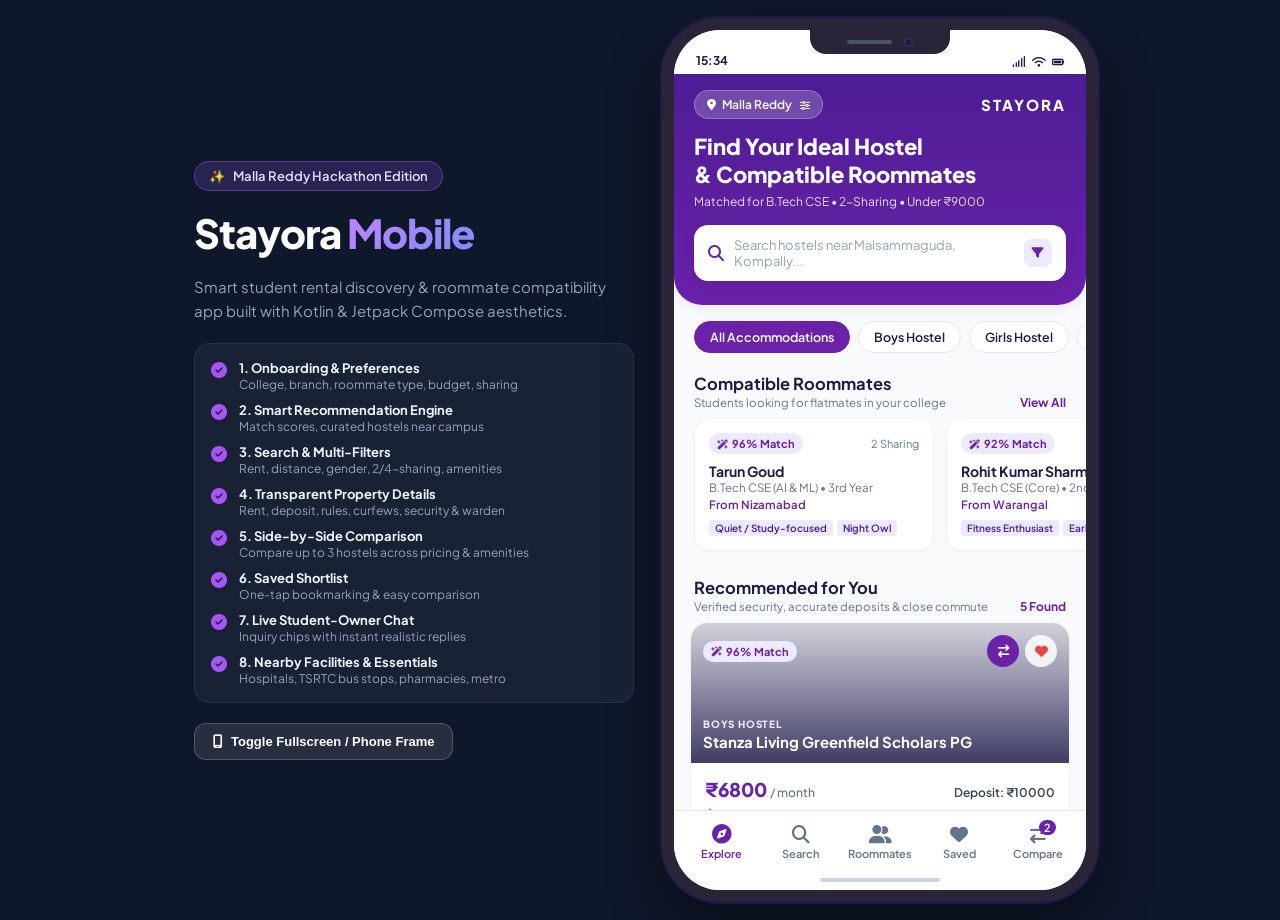
<file: preview/mobile_simulator.html>
<!DOCTYPE html>
<html lang="en">
<head>
  <meta charset="UTF-8">
  <meta name="viewport" content="width=device-width, initial-scale=1.0, maximum-scale=1.0, user-scalable=no">
  <title>Stayora — Student Rental & Roommate Discovery App</title>
  <link rel="preconnect" href="https://fonts.googleapis.com">
  <link rel="preconnect" href="https://fonts.gstatic.com" crossorigin>
  <link href="https://fonts.googleapis.com/css2?family=Plus+Jakarta+Sans:wght@400;500;600;700;800&display=swap" rel="stylesheet">
  <link rel="stylesheet" href="styles.css">
  <link rel="stylesheet" href="https://cdnjs.cloudflare.com/ajax/libs/font-awesome/6.4.0/css/all.min.css">
</head>
<body>

  <div class="desktop-wrapper">
    <!-- Desktop Left Showcase Panel -->
    <aside class="showcase-sidebar">
      <div class="brand-pill">
        <span class="sparkle">✨</span> Malla Reddy Hackathon Edition
      </div>
      <h1 class="hero-title">Stayora <span>Mobile</span></h1>
      <p class="hero-desc">
        Smart student rental discovery & roommate compatibility app built with Kotlin & Jetpack Compose aesthetics.
      </p>

      <div class="features-checklist">
        <div class="check-item active">
          <i class="fa-solid fa-circle-check"></i>
          <div>
            <strong>1. Onboarding & Preferences</strong>
            <span>College, branch, roommate type, budget, sharing</span>
          </div>
        </div>
        <div class="check-item active">
          <i class="fa-solid fa-circle-check"></i>
          <div>
            <strong>2. Smart Recommendation Engine</strong>
            <span>Match scores, curated hostels near campus</span>
          </div>
        </div>
        <div class="check-item active">
          <i class="fa-solid fa-circle-check"></i>
          <div>
            <strong>3. Search & Multi-Filters</strong>
            <span>Rent, distance, gender, 2/4-sharing, amenities</span>
          </div>
        </div>
        <div class="check-item active">
          <i class="fa-solid fa-circle-check"></i>
          <div>
            <strong>4. Transparent Property Details</strong>
            <span>Rent, deposit, rules, curfews, security & warden</span>
          </div>
        </div>
        <div class="check-item active">
          <i class="fa-solid fa-circle-check"></i>
          <div>
            <strong>5. Side-by-Side Comparison</strong>
            <span>Compare up to 3 hostels across pricing & amenities</span>
          </div>
        </div>
        <div class="check-item active">
          <i class="fa-solid fa-circle-check"></i>
          <div>
            <strong>6. Saved Shortlist</strong>
            <span>One-tap bookmarking & easy comparison</span>
          </div>
        </div>
        <div class="check-item active">
          <i class="fa-solid fa-circle-check"></i>
          <div>
            <strong>7. Live Student-Owner Chat</strong>
            <span>Inquiry chips with instant realistic replies</span>
          </div>
        </div>
        <div class="check-item active">
          <i class="fa-solid fa-circle-check"></i>
          <div>
            <strong>8. Nearby Facilities & Essentials</strong>
            <span>Hospitals, TSRTC bus stops, pharmacies, metro</span>
          </div>
        </div>
      </div>

      <div class="sidebar-footer">
        <button id="toggle-frame-btn" class="secondary-btn">
          <i class="fa-solid fa-mobile-screen"></i> Toggle Fullscreen / Phone Frame
        </button>
      </div>
    </aside>

    <!-- Mobile Device Simulator Frame -->
    <main class="device-container" id="device-container">
      <div class="mobile-frame">
        <!-- Phone Speaker & Camera Notch -->
        <div class="device-notch">
          <div class="speaker"></div>
          <div class="camera"></div>
        </div>

        <!-- Phone Status Bar -->
        <div class="status-bar">
          <span class="status-time" id="status-clock">09:41</span>
          <div class="status-icons">
            <i class="fa-solid fa-signal"></i>
            <i class="fa-solid fa-wifi"></i>
            <i class="fa-solid fa-battery-full"></i>
          </div>
        </div>

        <!-- App View Container -->
        <div class="app-screen-viewport" id="app-viewport">
          <!-- Views rendered by app.js:
               - Onboarding View
               - Home View
               - Search View
               - Property Detail View
               - Compare View
               - Favorites View
               - Chat View
               - Nearby Facilities View
               - Roommates View
          -->
        </div>

        <!-- Android Navigation Bar (Bottom) -->
        <nav class="bottom-nav-bar" id="bottom-nav-bar">
          <button class="nav-tab active" data-tab="home">
            <i class="fa-solid fa-compass"></i>
            <span>Explore</span>
          </button>
          <button class="nav-tab" data-tab="search">
            <i class="fa-solid fa-magnifying-glass"></i>
            <span>Search</span>
          </button>
          <button class="nav-tab" data-tab="roommates">
            <i class="fa-solid fa-user-group"></i>
            <span>Roommates</span>
          </button>
          <button class="nav-tab" data-tab="favorites">
            <i class="fa-solid fa-heart"></i>
            <span>Saved</span>
          </button>
          <button class="nav-tab" data-tab="compare">
            <div class="icon-badge-wrapper">
              <i class="fa-solid fa-arrow-right-arrow-left"></i>
              <span class="badge" id="compare-badge" style="display: none;">0</span>
            </div>
            <span>Compare</span>
          </button>
        </nav>

        <!-- Home Indicator bar -->
        <div class="home-indicator"></div>
      </div>
    </main>
  </div>

  <!-- Toast Notification Container -->
  <div id="toast-container" class="toast-container"></div>

  <script src="app.js"></script>
</body>
</html>
</file>
<file: preview/styles.css>
:root {
  --purple-dark: #4C1D95;
  --purple-primary: #6B21A8;
  --purple-medium: #7E22CE;
  --purple-accent: #8B5CF6;
  --purple-light: #A855F7;
  --purple-soft: #C084FC;
  --purple-tint: #EDE9FE;
  --purple-surface: #F5F3FF;
  --purple-card-bg: #FAF5FF;
  
  --charcoal-dark: #1E1B4B;
  --charcoal-medium: #334155;
  --charcoal-light: #64748B;
  --border-subtle: #E2E8F0;
  --white: #FFFFFF;
  --gray-ultra-light: #F8FAFC;
  --gray-muted: #94A3B8;

  --verified-green: #10B981;
  --verified-green-bg: #ECFDF5;
  --star-gold: #F59E0B;
  --star-gold-bg: #FFFBEB;
  --coral-badge: #EF4444;
  --coral-badge-bg: #FEF2F2;
  --electric-blue: #3B82F6;
  --electric-blue-bg: #EFF6FF;

  --font-main: 'Plus Jakarta Sans', -apple-system, BlinkMacSystemFont, "Segoe UI", Roboto, sans-serif;
  --shadow-sm: 0 1px 3px rgba(30, 27, 75, 0.05);
  --shadow-md: 0 4px 12px rgba(107, 33, 168, 0.08);
  --shadow-lg: 0 10px 25px rgba(107, 33, 168, 0.14);
}

* {
  box-sizing: border-box;
  margin: 0;
  padding: 0;
  -webkit-tap-highlight-color: transparent;
}

body {
  font-family: var(--font-main);
  background: #0F172A;
  color: var(--charcoal-dark);
  min-height: 100vh;
  display: flex;
  align-items: center;
  justify-content: center;
  overflow-x: hidden;
}

/* Desktop layout container */
.desktop-wrapper {
  display: flex;
  align-items: center;
  justify-content: center;
  gap: 40px;
  width: 100%;
  max-width: 1300px;
  padding: 30px 20px;
  min-height: 100vh;
}

/* Sidebar showcase info */
.showcase-sidebar {
  flex: 1;
  max-width: 440px;
  color: #F8FAFC;
  display: flex;
  flex-direction: column;
  gap: 20px;
}

.brand-pill {
  display: inline-flex;
  align-items: center;
  gap: 8px;
  background: rgba(139, 92, 246, 0.2);
  border: 1px solid rgba(168, 85, 247, 0.4);
  color: #E9D5FF;
  padding: 6px 14px;
  border-radius: 20px;
  font-size: 13px;
  font-weight: 600;
  width: fit-content;
}

.hero-title {
  font-size: 40px;
  font-weight: 800;
  letter-spacing: -1px;
  line-height: 1.1;
  color: #FFFFFF;
}

.hero-title span {
  background: linear-gradient(135deg, #C084FC, #818CF8);
  -webkit-background-clip: text;
  background-clip: text;
  -webkit-text-fill-color: transparent;
}

.hero-desc {
  font-size: 15px;
  line-height: 1.6;
  color: #94A3B8;
}

.features-checklist {
  display: flex;
  flex-direction: column;
  gap: 10px;
  background: rgba(30, 41, 59, 0.7);
  border: 1px solid rgba(255, 255, 255, 0.08);
  border-radius: 16px;
  padding: 16px;
  backdrop-filter: blur(10px);
}

.check-item {
  display: flex;
  align-items: flex-start;
  gap: 12px;
  font-size: 13px;
}

.check-item i {
  color: #A855F7;
  font-size: 16px;
  margin-top: 2px;
}

.check-item strong {
  display: block;
  color: #F1F5F9;
  font-size: 13px;
}

.check-item span {
  color: #94A3B8;
  font-size: 12px;
}

.secondary-btn {
  background: rgba(255, 255, 255, 0.1);
  color: #FFFFFF;
  border: 1px solid rgba(255, 255, 255, 0.2);
  padding: 10px 18px;
  border-radius: 12px;
  font-weight: 600;
  font-size: 13px;
  cursor: pointer;
  display: inline-flex;
  align-items: center;
  gap: 8px;
  transition: all 0.2s ease;
}

.secondary-btn:hover {
  background: rgba(255, 255, 255, 0.2);
  transform: translateY(-1px);
}

/* Mobile Frame Mockup */
.device-container {
  display: flex;
  justify-content: center;
  align-items: center;
}

.mobile-frame {
  width: 412px;
  height: 860px;
  background: #FFFFFF;
  border-radius: 46px;
  box-shadow: 0 0 0 12px #2A2438, 0 0 0 14px #1E1B4B, 0 25px 60px rgba(0, 0, 0, 0.6);
  position: relative;
  display: flex;
  flex-direction: column;
  overflow: hidden;
}

/* Notch & Sensors */
.device-notch {
  position: absolute;
  top: 0;
  left: 50%;
  transform: translateX(-50%);
  width: 140px;
  height: 24px;
  background: #2A2438;
  border-bottom-left-radius: 16px;
  border-bottom-right-radius: 16px;
  z-index: 100;
  display: flex;
  align-items: center;
  justify-content: center;
  gap: 12px;
}

.device-notch .speaker {
  width: 45px;
  height: 4px;
  background: #475569;
  border-radius: 2px;
}

.device-notch .camera {
  width: 9px;
  height: 9px;
  background: #1e1b4b;
  border: 1.5px solid #334155;
  border-radius: 50%;
}

/* Phone Status Bar */
.status-bar {
  height: 44px;
  padding: 0 22px;
  display: flex;
  align-items: flex-end;
  justify-content: space-between;
  padding-bottom: 6px;
  font-size: 12px;
  font-weight: 700;
  color: #1E1B4B;
  background: #FFFFFF;
  z-index: 90;
  transition: color 0.3s;
}

.status-bar.dark-tint {
  background: var(--purple-dark);
  color: #FFFFFF;
}

.status-icons {
  display: flex;
  align-items: center;
  gap: 6px;
  font-size: 11px;
}

/* Screen Viewport */
.app-screen-viewport {
  flex: 1;
  overflow-y: auto;
  overflow-x: hidden;
  position: relative;
  background: var(--gray-ultra-light);
  -webkit-overflow-scrolling: touch;
}

.app-screen-viewport::-webkit-scrollbar {
  width: 4px;
}
.app-screen-viewport::-webkit-scrollbar-thumb {
  background: #CBD5E1;
  border-radius: 4px;
}

/* Bottom Navigation Bar */
.bottom-nav-bar {
  height: 64px;
  background: #FFFFFF;
  border-top: 1px solid var(--border-subtle);
  display: flex;
  align-items: center;
  justify-content: space-around;
  padding: 0 8px;
  z-index: 80;
}

.nav-tab {
  background: none;
  border: none;
  display: flex;
  flex-direction: column;
  align-items: center;
  justify-content: center;
  gap: 3px;
  color: var(--charcoal-light);
  cursor: pointer;
  flex: 1;
  padding: 6px 0;
  font-family: inherit;
  transition: all 0.2s;
}

.nav-tab i {
  font-size: 18px;
}

.nav-tab span {
  font-size: 11px;
  font-weight: 600;
}

.nav-tab.active {
  color: var(--purple-primary);
}

.nav-tab.active i {
  color: var(--purple-primary);
  transform: scale(1.08);
}

.icon-badge-wrapper {
  position: relative;
}

.badge {
  position: absolute;
  top: -6px;
  right: -10px;
  background: var(--purple-primary);
  color: #FFFFFF;
  font-size: 10px;
  font-weight: 700;
  padding: 1px 5px;
  border-radius: 10px;
}

/* Home Indicator Bar */
.home-indicator {
  height: 16px;
  background: #FFFFFF;
  display: flex;
  align-items: center;
  justify-content: center;
  padding-bottom: 4px;
}

.home-indicator::after {
  content: '';
  width: 120px;
  height: 4px;
  background: #CBD5E1;
  border-radius: 4px;
}

/* =========================================================
   COMMON UI ELEMENTS (PURPLE & WHITE JETPACK COMPOSE STYLES)
   ========================================================= */

.app-header-hero {
  background: linear-gradient(180deg, var(--purple-dark) 0%, var(--purple-primary) 100%);
  color: #FFFFFF;
  padding: 16px 20px 24px;
  border-bottom-left-radius: 28px;
  border-bottom-right-radius: 28px;
  box-shadow: var(--shadow-md);
}

.hero-top-row {
  display: flex;
  justify-content: space-between;
  align-items: center;
  margin-bottom: 14px;
}

.campus-pill {
  display: inline-flex;
  align-items: center;
  gap: 6px;
  background: rgba(255, 255, 255, 0.2);
  border: 1px solid rgba(255, 255, 255, 0.25);
  color: #FFFFFF;
  padding: 6px 12px;
  border-radius: 20px;
  font-size: 12px;
  font-weight: 600;
  cursor: pointer;
  transition: background 0.2s;
}

.campus-pill:hover {
  background: rgba(255, 255, 255, 0.3);
}

.app-brand-title {
  font-size: 15px;
  font-weight: 800;
  letter-spacing: 2px;
  color: #FFFFFF;
}

.hero-headline {
  font-size: 22px;
  font-weight: 800;
  line-height: 1.25;
  margin-bottom: 6px;
}

.hero-subheadline {
  font-size: 12px;
  color: var(--purple-tint);
  opacity: 0.95;
  margin-bottom: 16px;
}

.search-trigger-box {
  background: #FFFFFF;
  border-radius: 14px;
  padding: 12px 14px;
  display: flex;
  align-items: center;
  gap: 10px;
  cursor: pointer;
  box-shadow: 0 4px 15px rgba(0, 0, 0, 0.08);
}

.search-trigger-box i.fa-magnifying-glass {
  color: var(--purple-primary);
  font-size: 16px;
}

.search-trigger-box .placeholder-text {
  flex: 1;
  font-size: 13px;
  color: var(--gray-muted);
}

.search-trigger-box .filter-icon-btn {
  background: var(--purple-tint);
  color: var(--purple-primary);
  width: 28px;
  height: 28px;
  border-radius: 8px;
  display: flex;
  align-items: center;
  justify-content: center;
  font-size: 12px;
}

/* Category Chips */
.category-chips-row {
  display: flex;
  gap: 8px;
  padding: 16px 20px 4px;
  overflow-x: auto;
}

.category-chips-row::-webkit-scrollbar {
  display: none;
}

.cat-chip {
  padding: 7px 15px;
  border-radius: 20px;
  background: #FFFFFF;
  border: 1px solid var(--border-subtle);
  font-size: 12.5px;
  font-weight: 600;
  color: var(--charcoal-dark);
  white-space: nowrap;
  cursor: pointer;
  transition: all 0.2s;
}

.cat-chip.active {
  background: var(--purple-primary);
  color: #FFFFFF;
  border-color: var(--purple-primary);
}

/* Section Title & Subtitle */
.section-header {
  padding: 16px 20px 8px;
  display: flex;
  justify-content: space-between;
  align-items: flex-end;
}

.section-header h3 {
  font-size: 16.5px;
  font-weight: 700;
  color: var(--charcoal-dark);
}

.section-header p {
  font-size: 11.5px;
  color: var(--charcoal-light);
  margin-top: 1px;
}

.section-link {
  font-size: 12px;
  font-weight: 700;
  color: var(--purple-primary);
  text-decoration: none;
  cursor: pointer;
}

/* Property Cards */
.property-list {
  padding: 0 16px 20px;
  display: flex;
  flex-direction: column;
  gap: 14px;
}

.property-card {
  background: #FFFFFF;
  border-radius: 18px;
  overflow: hidden;
  box-shadow: var(--shadow-sm);
  border: 1px solid #F1F5F9;
  cursor: pointer;
  transition: transform 0.2s, box-shadow 0.2s;
}

.property-card:hover {
  transform: translateY(-2px);
  box-shadow: var(--shadow-md);
}

.card-hero-banner {
  height: 140px;
  position: relative;
  background-size: cover;
  background-position: center;
  display: flex;
  flex-direction: column;
  justify-content: space-between;
  padding: 12px;
}

.card-hero-overlay {
  position: absolute;
  inset: 0;
  background: linear-gradient(180deg, rgba(30, 27, 75, 0.2) 0%, rgba(30, 27, 75, 0.85) 100%);
}

.card-hero-top {
  position: relative;
  z-index: 2;
  display: flex;
  justify-content: space-between;
  align-items: center;
}

.card-hero-bottom {
  position: relative;
  z-index: 2;
}

.property-type-tag {
  font-size: 10px;
  font-weight: 800;
  letter-spacing: 0.8px;
  text-transform: uppercase;
  color: var(--purple-tint);
}

.property-title-text {
  font-size: 15px;
  font-weight: 700;
  color: #FFFFFF;
  white-space: nowrap;
  overflow: hidden;
  text-overflow: ellipsis;
}

/* Compatibility Pill */
.compat-badge {
  display: inline-flex;
  align-items: center;
  gap: 4px;
  background: var(--purple-tint);
  color: var(--purple-primary);
  padding: 4px 8px;
  border-radius: 12px;
  font-size: 11px;
  font-weight: 700;
}

.compat-badge i {
  font-size: 10px;
}

/* Action Circle Buttons */
.action-circle-btn {
  width: 32px;
  height: 32px;
  border-radius: 50%;
  background: rgba(255, 255, 255, 0.85);
  border: none;
  display: flex;
  align-items: center;
  justify-content: center;
  cursor: pointer;
  color: var(--charcoal-dark);
  font-size: 13px;
  transition: all 0.2s;
}

.action-circle-btn.favorite.active {
  color: var(--coral-badge);
}

.action-circle-btn.compare.active {
  background: var(--purple-primary);
  color: #FFFFFF;
}

/* Card Body */
.card-content-body {
  padding: 14px;
}

.card-rent-row {
  display: flex;
  justify-content: space-between;
  align-items: baseline;
  margin-bottom: 6px;
}

.rent-highlight {
  font-size: 19px;
  font-weight: 800;
  color: var(--purple-primary);
}

.rent-highlight span {
  font-size: 12px;
  font-weight: 500;
  color: var(--charcoal-light);
}

.deposit-snippet {
  font-size: 12px;
  color: var(--charcoal-medium);
  font-weight: 600;
}

.commute-snippet {
  display: flex;
  align-items: center;
  gap: 5px;
  font-size: 12.5px;
  font-weight: 600;
  color: var(--charcoal-medium);
  margin-bottom: 4px;
}

.commute-snippet i {
  color: var(--electric-blue);
  font-size: 13px;
}

.address-snippet {
  font-size: 12px;
  color: var(--charcoal-light);
  white-space: nowrap;
  overflow: hidden;
  text-overflow: ellipsis;
  margin-bottom: 10px;
}

.sharing-chips-row {
  display: flex;
  gap: 6px;
  margin-bottom: 8px;
}

.sharing-pill {
  background: var(--purple-tint);
  color: var(--purple-dark);
  padding: 3px 8px;
  border-radius: 6px;
  font-size: 11px;
  font-weight: 600;
}

.amenity-chips-row {
  display: flex;
  gap: 6px;
  flex-wrap: wrap;
  margin-bottom: 10px;
}

.amenity-chip {
  display: inline-flex;
  align-items: center;
  gap: 4px;
  background: #F8FAFC;
  border: 1px solid var(--border-subtle);
  color: var(--charcoal-dark);
  padding: 4px 8px;
  border-radius: 6px;
  font-size: 11px;
  font-weight: 500;
}

.amenity-chip i {
  font-size: 11px;
  color: var(--purple-primary);
}

.card-footer-row {
  display: flex;
  justify-content: space-between;
  align-items: center;
  padding-top: 8px;
  border-top: 1px solid #F1F5F9;
}

.rating-badge {
  display: flex;
  align-items: center;
  gap: 4px;
  font-size: 12.5px;
  font-weight: 700;
  color: var(--charcoal-dark);
}

.rating-badge i {
  color: var(--star-gold);
}

.rating-badge span {
  font-size: 11px;
  font-weight: 500;
  color: var(--charcoal-light);
}

.verified-badge {
  display: inline-flex;
  align-items: center;
  gap: 4px;
  background: var(--verified-green-bg);
  color: var(--verified-green);
  padding: 3px 7px;
  border-radius: 6px;
  font-size: 11px;
  font-weight: 700;
}

/* Roommate Carousel Cards */
.roommate-carousel {
  display: flex;
  gap: 12px;
  padding: 0 20px 10px;
  overflow-x: auto;
}

.roommate-carousel::-webkit-scrollbar {
  display: none;
}

.roommate-card {
  min-width: 240px;
  background: #FFFFFF;
  border-radius: 16px;
  padding: 14px;
  box-shadow: var(--shadow-sm);
  border: 1px solid #F1F5F9;
  cursor: pointer;
}

.roommate-top {
  display: flex;
  justify-content: space-between;
  align-items: center;
  margin-bottom: 8px;
}

.roommate-name {
  font-size: 14px;
  font-weight: 700;
  color: var(--charcoal-dark);
}

.roommate-meta {
  font-size: 11.5px;
  color: var(--charcoal-light);
  margin-bottom: 2px;
}

.roommate-origin {
  font-size: 11.5px;
  color: var(--purple-primary);
  font-weight: 600;
  margin-bottom: 8px;
}

.roommate-traits {
  display: flex;
  gap: 4px;
  flex-wrap: wrap;
}

.trait-pill {
  background: var(--purple-tint);
  color: var(--purple-dark);
  font-size: 10px;
  padding: 2px 6px;
  border-radius: 4px;
  font-weight: 600;
}

/* =========================================================
   ONBOARDING FORM WIZARD
   ========================================================= */

.wizard-container {
  padding: 20px;
  display: flex;
  flex-direction: column;
  gap: 18px;
}

.wizard-header {
  margin-bottom: 8px;
}

.wizard-stepper {
  display: flex;
  gap: 8px;
  margin: 10px 0 16px;
}

.stepper-segment {
  flex: 1;
  height: 5px;
  border-radius: 3px;
  background: var(--purple-tint);
  transition: background 0.3s;
}

.stepper-segment.active {
  background: var(--purple-primary);
}

.form-group-card {
  background: #FFFFFF;
  border-radius: 16px;
  padding: 16px;
  border: 1px solid var(--border-subtle);
  display: flex;
  flex-direction: column;
  gap: 10px;
}

.form-group-card label {
  font-size: 13.5px;
  font-weight: 700;
  color: var(--charcoal-dark);
}

.radio-option-item {
  display: flex;
  align-items: center;
  gap: 10px;
  padding: 10px 12px;
  border-radius: 10px;
  background: #F8FAFC;
  cursor: pointer;
  font-size: 13px;
  transition: all 0.2s;
}

.radio-option-item.selected {
  background: var(--purple-tint);
  font-weight: 700;
  color: var(--purple-dark);
}

.slider-container {
  display: flex;
  flex-direction: column;
  gap: 8px;
}

.slider-val-display {
  display: flex;
  justify-content: space-between;
  font-size: 13px;
  font-weight: 700;
}

.slider-val-display span.val {
  color: var(--purple-primary);
}

input[type="range"] {
  accent-color: var(--purple-primary);
  width: 100%;
  cursor: pointer;
}

.wizard-footer-buttons {
  display: flex;
  justify-content: space-between;
  margin-top: 10px;
}

.btn-primary {
  background: var(--purple-primary);
  color: #FFFFFF;
  border: none;
  padding: 12px 24px;
  border-radius: 12px;
  font-weight: 700;
  font-size: 14px;
  cursor: pointer;
  display: inline-flex;
  align-items: center;
  gap: 8px;
}

.btn-secondary {
  background: #FFFFFF;
  color: var(--purple-dark);
  border: 1px solid var(--border-subtle);
  padding: 12px 18px;
  border-radius: 12px;
  font-weight: 600;
  font-size: 14px;
  cursor: pointer;
}

/* =========================================================
   SEARCH & FILTERS SCREEN & MODAL
   ========================================================= */

.search-header-bar {
  background: #FFFFFF;
  padding: 12px 16px;
  border-bottom: 1px solid var(--border-subtle);
  display: flex;
  align-items: center;
  gap: 10px;
}

.back-btn {
  background: none;
  border: none;
  font-size: 18px;
  color: var(--charcoal-dark);
  cursor: pointer;
  padding: 6px;
}

.search-input-field {
  flex: 1;
  border: 1px solid var(--border-subtle);
  border-radius: 12px;
  padding: 10px 14px;
  font-size: 13.5px;
  font-family: inherit;
  outline: none;
}

.search-input-field:focus {
  border-color: var(--purple-primary);
}

.filter-trigger-btn {
  background: var(--purple-tint);
  border: none;
  color: var(--purple-primary);
  width: 40px;
  height: 40px;
  border-radius: 12px;
  cursor: pointer;
  position: relative;
  display: flex;
  align-items: center;
  justify-content: center;
}

.filter-modal-backdrop {
  position: absolute;
  inset: 0;
  background: rgba(15, 23, 42, 0.6);
  z-index: 150;
  display: flex;
  flex-direction: column;
  justify-content: flex-end;
  animation: fadeIn 0.2s;
}

.filter-modal-sheet {
  background: #FFFFFF;
  border-top-left-radius: 24px;
  border-top-right-radius: 24px;
  max-height: 85%;
  overflow-y: auto;
  padding: 20px;
  display: flex;
  flex-direction: column;
  gap: 18px;
  animation: slideUp 0.25s cubic-bezier(0.16, 1, 0.3, 1);
}

@keyframes slideUp {
  from { transform: translateY(100%); }
  to { transform: translateY(0); }
}

@keyframes fadeIn {
  from { opacity: 0; }
  to { opacity: 1; }
}

/* =========================================================
   PROPERTY DETAIL SCREEN
   ========================================================= */

.detail-hero-box {
  height: 250px;
  position: relative;
  background-size: cover;
  background-position: center;
}

.detail-nav-actions {
  position: absolute;
  top: 14px;
  left: 14px;
  right: 14px;
  display: flex;
  justify-content: space-between;
  z-index: 5;
}

.circle-nav-btn {
  width: 38px;
  height: 38px;
  border-radius: 50%;
  background: rgba(255, 255, 255, 0.9);
  border: none;
  display: flex;
  align-items: center;
  justify-content: center;
  cursor: pointer;
  color: var(--charcoal-dark);
  font-size: 15px;
}

.detail-hero-info {
  position: absolute;
  bottom: 0;
  left: 0;
  right: 0;
  padding: 20px;
  background: linear-gradient(180deg, transparent 0%, rgba(30, 27, 75, 0.9) 100%);
  color: #FFFFFF;
}

.detail-body-container {
  padding: 16px 20px 80px;
  display: flex;
  flex-direction: column;
  gap: 16px;
}

.detail-card {
  background: #FFFFFF;
  border-radius: 16px;
  padding: 16px;
  border: 1px solid var(--border-subtle);
}

.detail-card h4 {
  font-size: 14.5px;
  font-weight: 700;
  margin-bottom: 10px;
  color: var(--charcoal-dark);
}

.sharing-table-row {
  display: flex;
  justify-content: space-between;
  align-items: center;
  padding: 10px;
  background: #F8FAFC;
  border: 1px solid var(--border-subtle);
  border-radius: 10px;
  margin-bottom: 6px;
}

.curfew-timing-banner {
  background: var(--purple-tint);
  color: var(--purple-dark);
  padding: 10px 14px;
  border-radius: 10px;
  font-size: 12.5px;
  font-weight: 600;
  display: flex;
  align-items: center;
  gap: 8px;
  margin-bottom: 10px;
}

.bullet-rule-item {
  display: flex;
  align-items: center;
  gap: 8px;
  font-size: 12.5px;
  color: var(--charcoal-dark);
  padding: 3px 0;
}

.bullet-rule-item i {
  color: var(--purple-primary);
  font-size: 12px;
}

/* Detail Bottom Sticky Bar */
.detail-bottom-bar {
  position: absolute;
  bottom: 0;
  left: 0;
  right: 0;
  background: #FFFFFF;
  border-top: 1px solid var(--border-subtle);
  padding: 12px 20px;
  display: flex;
  justify-content: space-between;
  align-items: center;
  z-index: 50;
  box-shadow: 0 -4px 15px rgba(0,0,0,0.06);
}

/* =========================================================
   COMPARE SCREEN MATRIX
   ========================================================= */

.compare-matrix-table {
  width: 100%;
  overflow-x: auto;
  padding: 16px;
  display: flex;
  flex-direction: column;
  gap: 12px;
}

.compare-cards-header-row {
  display: flex;
  gap: 10px;
}

.compare-header-item {
  min-width: 160px;
  flex: 1;
  background: #FFFFFF;
  border-radius: 14px;
  padding: 12px;
  border: 1.5px solid var(--purple-tint);
  position: relative;
}

.compare-remove-btn {
  position: absolute;
  top: 8px;
  right: 8px;
  background: none;
  border: none;
  color: var(--charcoal-light);
  cursor: pointer;
}

.matrix-row-card {
  background: #FFFFFF;
  border-radius: 12px;
  padding: 12px;
  border: 1px solid var(--border-subtle);
}

.matrix-title {
  font-size: 12px;
  font-weight: 700;
  color: var(--purple-dark);
  margin-bottom: 6px;
}

.matrix-values-row {
  display: flex;
  gap: 10px;
}

.matrix-cell {
  min-width: 160px;
  flex: 1;
  padding: 8px;
  border-radius: 8px;
  background: #F8FAFC;
  font-size: 12px;
  font-weight: 600;
}

.matrix-cell.good {
  background: var(--verified-green-bg);
  color: var(--verified-green);
}

/* =========================================================
   CHAT SCREEN & MESSAGING UI
   ========================================================= */

.chat-viewport {
  display: flex;
  flex-direction: column;
  height: 100%;
}

.chat-header-bar {
  background: #FFFFFF;
  padding: 10px 16px;
  border-bottom: 1px solid var(--border-subtle);
  display: flex;
  align-items: center;
  gap: 12px;
}

.owner-chat-avatar {
  width: 40px;
  height: 40px;
  border-radius: 50%;
  background: var(--purple-tint);
  color: var(--purple-primary);
  display: flex;
  align-items: center;
  justify-content: center;
  font-weight: 700;
  position: relative;
}

.online-dot {
  width: 10px;
  height: 10px;
  background: var(--verified-green);
  border-radius: 50%;
  border: 2px solid #FFFFFF;
  position: absolute;
  bottom: 0;
  right: 0;
}

.messages-scroll-area {
  flex: 1;
  overflow-y: auto;
  padding: 16px;
  display: flex;
  flex-direction: column;
  gap: 12px;
  background: var(--gray-ultra-light);
}

.chat-bubble {
  max-width: 80%;
  padding: 10px 14px;
  border-radius: 16px;
  font-size: 13px;
  line-height: 1.4;
  position: relative;
}

.chat-bubble.student {
  align-self: flex-end;
  background: var(--purple-primary);
  color: #FFFFFF;
  border-bottom-right-radius: 4px;
}

.chat-bubble.owner {
  align-self: flex-start;
  background: #FFFFFF;
  color: var(--charcoal-dark);
  border-bottom-left-radius: 4px;
  box-shadow: 0 1px 4px rgba(0,0,0,0.05);
}

.bubble-time {
  font-size: 10px;
  opacity: 0.8;
  margin-top: 4px;
  text-align: right;
  display: block;
}

.quick-inquiry-bar {
  background: #FFFFFF;
  padding: 8px 12px;
  display: flex;
  gap: 6px;
  overflow-x: auto;
  border-top: 1px solid var(--border-subtle);
}

.quick-chip {
  background: var(--purple-tint);
  color: var(--purple-dark);
  font-size: 11.5px;
  font-weight: 600;
  padding: 6px 12px;
  border-radius: 14px;
  white-space: nowrap;
  cursor: pointer;
}

.chat-input-bar {
  background: #FFFFFF;
  padding: 10px 14px;
  display: flex;
  align-items: center;
  gap: 10px;
  border-top: 1px solid #F1F5F9;
}

.chat-input-bar input {
  flex: 1;
  border: 1px solid var(--border-subtle);
  border-radius: 20px;
  padding: 10px 16px;
  font-size: 13px;
  outline: none;
  font-family: inherit;
}

.send-msg-btn {
  width: 40px;
  height: 40px;
  border-radius: 50%;
  background: var(--purple-primary);
  color: #FFFFFF;
  border: none;
  display: flex;
  align-items: center;
  justify-content: center;
  cursor: pointer;
}

/* =========================================================
   NEARBY FACILITIES SCREEN
   ========================================================= */

.facility-card {
  background: #FFFFFF;
  border-radius: 16px;
  padding: 14px;
  border: 1px solid var(--border-subtle);
  display: flex;
  flex-direction: column;
  gap: 8px;
}

.facility-icon-circle {
  width: 40px;
  height: 40px;
  border-radius: 50%;
  display: flex;
  align-items: center;
  justify-content: center;
  font-size: 16px;
}

/* Toast */
.toast-container {
  position: fixed;
  bottom: 24px;
  left: 50%;
  transform: translateX(-50%);
  z-index: 999;
}

.toast {
  background: #1E1B4B;
  color: #FFFFFF;
  padding: 10px 18px;
  border-radius: 20px;
  font-size: 13px;
  font-weight: 600;
  box-shadow: 0 4px 15px rgba(0,0,0,0.2);
  display: flex;
  align-items: center;
  gap: 8px;
  animation: slideUp 0.2s;
}

/* Responsive adjustment */
@media (max-width: 900px) {
  .desktop-wrapper {
    flex-direction: column;
    padding: 10px;
  }
  .showcase-sidebar {
    max-width: 100%;
    text-align: center;
    align-items: center;
  }
}
</file>
